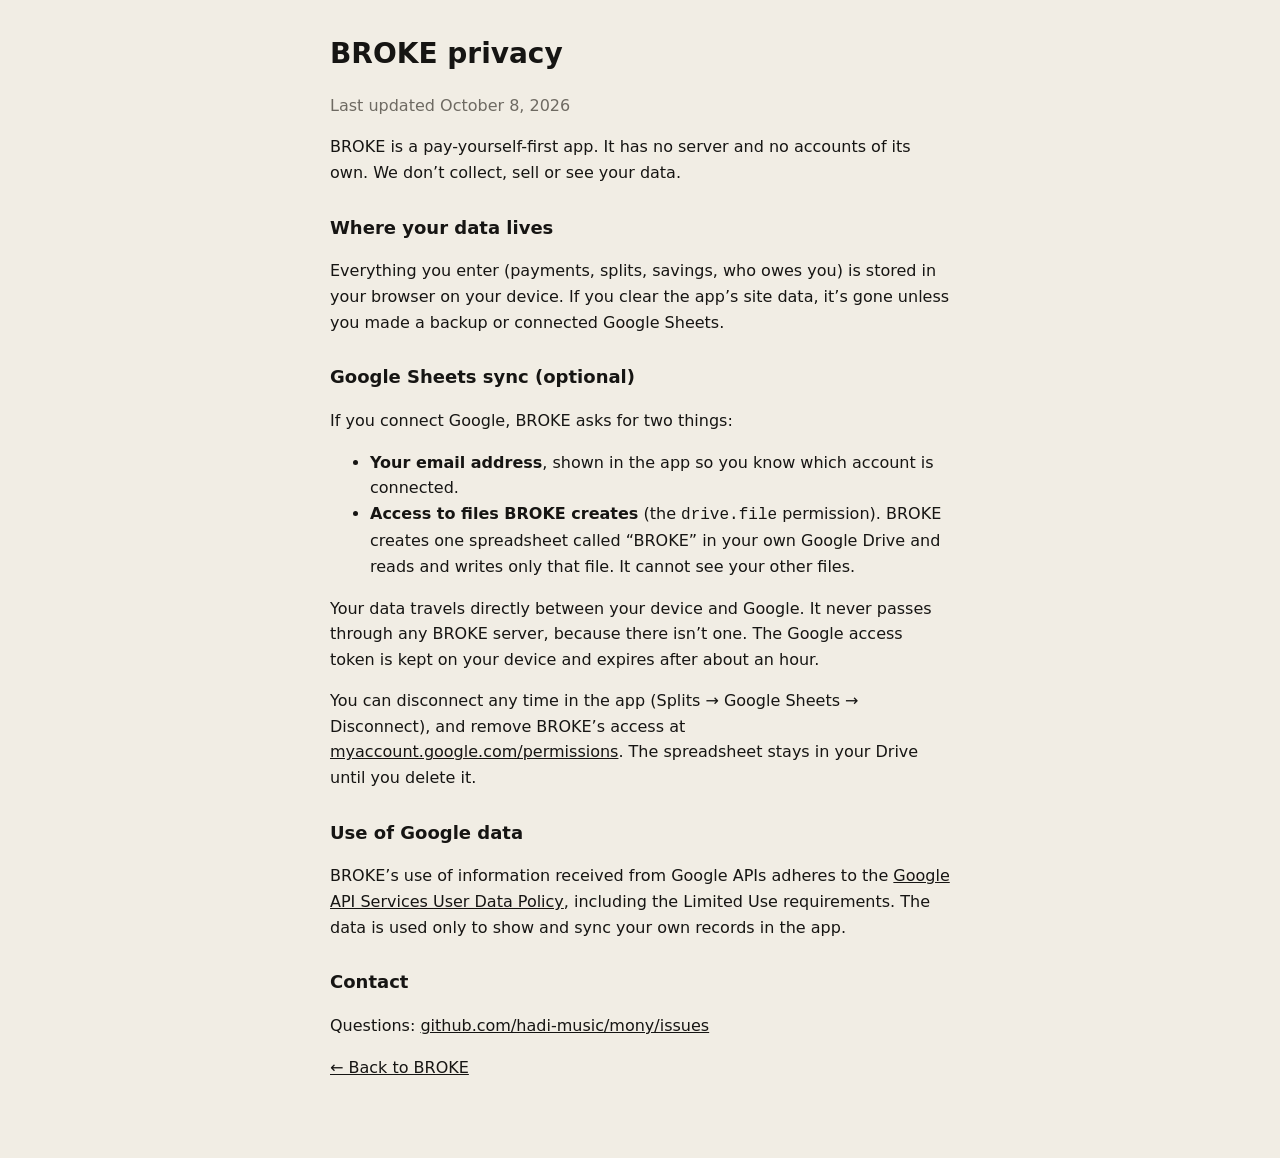
<file: privacy.html>
<!doctype html>
<html lang="en">
<head>
<meta charset="utf-8">
<meta name="viewport" content="width=device-width, initial-scale=1">
<title>BROKE privacy</title>
<style>
:root{--bg:#F1EDE4;--ink:#161513;--muted:#6E6A62;color-scheme:light}
@media (prefers-color-scheme:dark){:root{--bg:#121211;--ink:#F1EDE4;--muted:#A09B91;color-scheme:dark}}
body{margin:0;background:var(--bg);color:var(--ink);font:16px/1.6 ui-rounded,-apple-system,system-ui,sans-serif}
main{max-width:620px;margin:0 auto;padding:32px 16px 64px}
h1{font-size:28px;margin:0 0 4px} h2{font-size:18px;margin:28px 0 6px} p,li{color:var(--ink)} .muted{color:var(--muted)}
a{color:inherit}
</style>
</head>
<body><main>
<h1>BROKE privacy</h1>
<p class="muted">Last updated October 8, 2026</p>

<p>BROKE is a pay-yourself-first app. It has no server and no accounts of its own. We don’t collect, sell or see your data.</p>

<h2>Where your data lives</h2>
<p>Everything you enter (payments, splits, savings, who owes you) is stored in your browser on your device. If you clear the app’s site data, it’s gone unless you made a backup or connected Google Sheets.</p>

<h2>Google Sheets sync (optional)</h2>
<p>If you connect Google, BROKE asks for two things:</p>
<ul>
<li><b>Your email address</b>, shown in the app so you know which account is connected.</li>
<li><b>Access to files BROKE creates</b> (the <code>drive.file</code> permission). BROKE creates one spreadsheet called “BROKE” in your own Google Drive and reads and writes only that file. It cannot see your other files.</li>
</ul>
<p>Your data travels directly between your device and Google. It never passes through any BROKE server, because there isn’t one. The Google access token is kept on your device and expires after about an hour.</p>
<p>You can disconnect any time in the app (Splits → Google Sheets → Disconnect), and remove BROKE’s access at <a href="https://myaccount.google.com/permissions">myaccount.google.com/permissions</a>. The spreadsheet stays in your Drive until you delete it.</p>

<h2>Use of Google data</h2>
<p>BROKE’s use of information received from Google APIs adheres to the <a href="https://developers.google.com/terms/api-services-user-data-policy">Google API Services User Data Policy</a>, including the Limited Use requirements. The data is used only to show and sync your own records in the app.</p>

<h2>Contact</h2>
<p>Questions: <a href="https://github.com/hadi-music/mony/issues">github.com/hadi-music/mony/issues</a></p>
<p><a href="./">← Back to BROKE</a></p>
</main></body>
</html>
</file>
